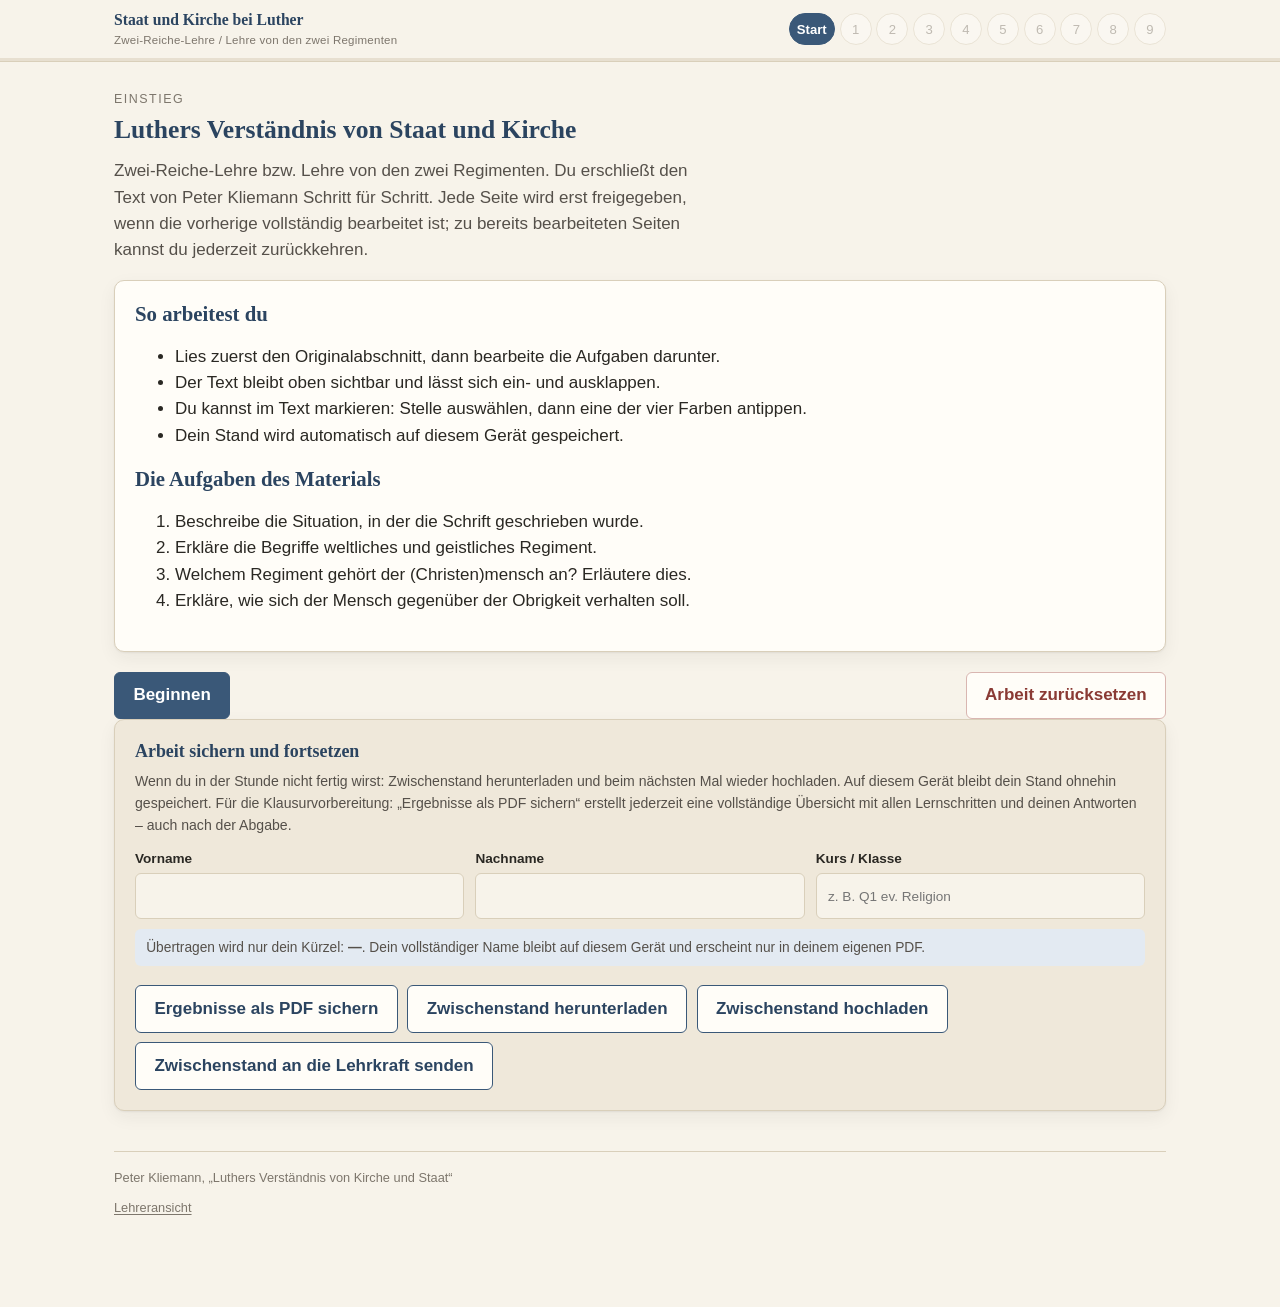
<file: index.html>
<!DOCTYPE html>
<html lang="de">
<head>
<meta charset="utf-8">
<meta name="viewport" content="width=device-width, initial-scale=1, viewport-fit=cover">
<meta name="color-scheme" content="light">
<title>Luthers Verständnis von Staat und Kirche – Lernanwendung Q1</title>
<meta name="description" content="Lernanwendung zur Zwei-Reiche-Lehre bzw. Lehre von den zwei Regimenten nach dem Text von Peter Kliemann.">
<link rel="stylesheet" href="assets/css/style.css?v=10">
</head>
<body>

<header class="kopf">
<div class="kopf-innen">
<div class="marke">Staat und Kirche bei Luther
<small>Zwei-Reiche-Lehre / Lehre von den zwei Regimenten</small>
</div>
<nav aria-label="Lernschritte">
<ol class="schritte" id="schritte"></ol>
</nav>
</div>
<div class="fortschritt-leiste" aria-hidden="true"><i id="balken"></i></div>
</header>

<main class="huelle">
<div id="leser"></div>
<div id="inhalt"></div>
</main>

<noscript>
<div class="huelle">
<div class="meldung fehler">Diese Lernanwendung benötigt JavaScript. Bitte aktiviere es im Browser.</div>
</div>
</noscript>

<script src="assets/js/supabase_config.js?v=5"></script>
<script src="assets/js/supabase_client.js?v=5"></script>
<script src="assets/js/text-kliemann.js?v=5"></script>
<script src="assets/js/storage.js?v=5"></script>
<script src="assets/js/leser.js?v=5"></script>
<script src="assets/js/tafelbild.js?v=6"></script>
<script src="assets/js/seiten.js?v=8"></script>
<script src="assets/js/druck.js?v=7"></script>
<script src="assets/js/app.js?v=11"></script>
<script src="assets/js/eroerterung.js?v=1"></script>
</body>
</html>
</file>
<file: assets/css/style.css>
/* =============================================================
   Luther – Staat und Kirche | Lernanwendung Q1 Religion
   iPad-first, ruhiges Pergament-/Papier-Design
   ============================================================= */

:root{
  --papier:        #f7f3ea;
  --papier-tief:   #efe8da;
  --karte:         #fffdf8;
  --linie:         #d9cfba;
  --linie-fein:    #e7dfd0;
  --tinte:         #2a2823;
  --tinte-weich:   #55504a;
  --tinte-zart:    #7d766c;
  --blau:          #3a5878;
  --blau-tief:     #2b4460;
  --blau-zart:     #e3eaf2;
  --rot:           #8a3a34;
  --rot-zart:      #f4e3e0;
  --gruen:         #3f6b4e;
  --gruen-zart:    #e2ede4;
  --gelb-zart:     #f6eccd;

  --mk-gelb:   #fbe79a;
  --mk-gruen:  #bfe3bd;
  --mk-blau:   #b9d6ee;
  --mk-rosa:   #f4c3d2;

  --r:   10px;
  --r-s: 6px;
  --tap: 46px;
  --schatten: 0 1px 2px rgba(42,40,35,.06), 0 6px 18px rgba(42,40,35,.06);

  --serif: "Iowan Old Style", "Palatino Linotype", Palatino, Georgia, "Times New Roman", serif;
  --sans:  -apple-system, BlinkMacSystemFont, "Segoe UI", "Helvetica Neue", Arial, sans-serif;
}

*,*::before,*::after{ box-sizing:border-box; }

html{ -webkit-text-size-adjust:100%; }

body{
  margin:0;
  background:var(--papier);
  color:var(--tinte);
  font-family:var(--sans);
  font-size:17px;
  line-height:1.55;
  -webkit-font-smoothing:antialiased;
  overflow-wrap:break-word;
}

h1,h2,h3{ font-family:var(--serif); font-weight:600; color:var(--blau-tief); line-height:1.25; margin:0 0 .5em; }
h1{ font-size:1.6rem; }
h2{ font-size:1.3rem; }
h3{ font-size:1.08rem; color:var(--tinte); }
p{ margin:0 0 .9em; }
a{ color:var(--blau); }

/* ---------- Kopfzeile & Fortschritt ---------- */
.kopf{
  position:sticky; top:0; z-index:40;
  background:rgba(247,243,234,.94);
  backdrop-filter:saturate(1.2) blur(8px);
  border-bottom:1px solid var(--linie);
}
.kopf-innen{
  max-width:1100px; margin:0 auto;
  padding:.5rem clamp(.75rem,3vw,1.5rem);
  display:flex; align-items:center; gap:.75rem; flex-wrap:wrap;
}
.marke{ font-family:var(--serif); font-size:.98rem; color:var(--blau-tief); font-weight:600; margin-right:auto; }
.marke small{ display:block; font-family:var(--sans); font-size:.72rem; color:var(--tinte-zart); font-weight:400; letter-spacing:.02em; }

.schritte{ display:flex; gap:.3rem; flex-wrap:wrap; list-style:none; margin:0; padding:0; }
.schritt{
  min-width:2rem; height:2rem; padding:0 .45rem;
  display:inline-flex; align-items:center; justify-content:center;
  border:1px solid var(--linie); border-radius:999px;
  background:var(--karte); color:var(--tinte-zart);
  font-size:.82rem; font-variant-numeric:tabular-nums;
  cursor:pointer; font-family:inherit;
}
.schritt[disabled]{ opacity:.45; cursor:not-allowed; }
.schritt.fertig{ background:var(--gruen-zart); border-color:#b9d3c0; color:var(--gruen); }
.schritt.aktiv{ background:var(--blau); border-color:var(--blau); color:#fff; font-weight:600; }
.fortschritt-leiste{ height:3px; background:var(--linie-fein); }
.fortschritt-leiste > i{ display:block; height:100%; background:var(--blau); width:0; transition:width .25s ease; }

/* ---------- Grundraster ---------- */
.huelle{ max-width:1100px; margin:0 auto; padding:clamp(1rem,3vw,1.75rem) clamp(.75rem,3vw,1.5rem) 5rem; }
.seiten-kopf{ margin-bottom:1rem; }
.seiten-kopf .kapitel{ font-size:.78rem; letter-spacing:.12em; text-transform:uppercase; color:var(--tinte-zart); margin:0 0 .25rem; }
.seiten-kopf .lead{ color:var(--tinte-weich); max-width:62ch; }

/* ---------- Leseansicht (angeheftet) ---------- */
.leser{
  position:sticky; top:calc(3.1rem + 3px); z-index:30;
  background:var(--karte);
  border:1px solid var(--linie);
  border-radius:var(--r);
  box-shadow:var(--schatten);
  margin:0 0 1.25rem;
  overflow:hidden;
}
.leser-kopf{
  display:flex; align-items:center; gap:.6rem;
  padding:.5rem .75rem; min-height:var(--tap);
  background:var(--papier-tief); border-bottom:1px solid var(--linie);
}
.leser-kopf .titel{ font-family:var(--serif); font-weight:600; font-size:.98rem; color:var(--blau-tief); margin-right:auto; }
.leser-kopf .zeilen{ font-size:.75rem; color:var(--tinte-zart); font-variant-numeric:tabular-nums; }
.leser-text{
  font-family:var(--serif); font-size:1.02rem; line-height:1.72;
  padding:.9rem 1rem .4rem;
  max-height:38vh; overflow-y:auto; -webkit-overflow-scrolling:touch;
  hyphens:none;
}
.leser.zu .leser-text, .leser.zu .leser-fuss{ display:none; }
.leser-text p{ margin:0 0 .8em; position:relative; padding-left:2.6rem; }
.leser-text p::before{
  content:attr(data-z); position:absolute; left:0; top:.15em;
  font-family:var(--sans); font-size:.68rem; color:var(--tinte-zart);
  font-variant-numeric:tabular-nums; white-space:nowrap;
}
.leser-text mark{ padding:.06em 0; border-radius:2px; cursor:pointer; background:var(--mk-gelb); color:inherit; }
.leser-text mark[data-f="gelb"]{ background:var(--mk-gelb); }
.leser-text mark[data-f="gruen"]{ background:var(--mk-gruen); }
.leser-text mark[data-f="blau"]{ background:var(--mk-blau); }
.leser-text mark[data-f="rosa"]{ background:var(--mk-rosa); }
.leser-fuss{
  display:flex; align-items:center; gap:.5rem; flex-wrap:wrap;
  padding:.5rem .75rem; border-top:1px solid var(--linie-fein); background:var(--papier);
}
.leser-fuss .hinweis{ font-size:.78rem; color:var(--tinte-zart); margin-right:auto; }
.farbe{
  width:var(--tap); height:34px; border-radius:var(--r-s);
  border:1px solid var(--linie); cursor:pointer; padding:0;
}
.farbe[data-f="gelb"]{ background:var(--mk-gelb); }
.farbe[data-f="gruen"]{ background:var(--mk-gruen); }
.farbe[data-f="blau"]{ background:var(--mk-blau); }
.farbe[data-f="rosa"]{ background:var(--mk-rosa); }
.farbe:focus-visible{ outline:2px solid var(--blau); outline-offset:2px; }

/* ---------- Karten / Aufgaben ---------- */
.karte{
  background:var(--karte); border:1px solid var(--linie); border-radius:var(--r);
  padding:clamp(.9rem,2.5vw,1.25rem); margin:0 0 1.1rem; box-shadow:var(--schatten);
}
.karte.auftrag{ border-left:4px solid var(--blau); }
.auftrag-marke{
  display:inline-block; font-size:.72rem; letter-spacing:.11em; text-transform:uppercase;
  color:var(--blau); background:var(--blau-zart); border-radius:999px;
  padding:.15rem .6rem; margin-bottom:.5rem;
}
.frage{ font-weight:600; margin:0 0 .3rem; }
.zusatz{ font-size:.88rem; color:var(--tinte-weich); margin:0 0 .7rem; }

/* Optionen */
.optionen{ display:grid; gap:.45rem; margin:.2rem 0 0; }
.opt{
  display:flex; gap:.65rem; align-items:flex-start;
  min-height:var(--tap); padding:.6rem .75rem;
  border:1px solid var(--linie); border-radius:var(--r-s);
  background:var(--papier); cursor:pointer;
}
.opt:has(input:checked){ background:var(--blau-zart); border-color:#b7c7d8; }
.opt input{ margin:.25rem 0 0; width:20px; height:20px; accent-color:var(--blau); flex:none; }
.opt span{ flex:1; }

/* Freitext */
textarea,
input[type=text], input[type=email], input[type=password], input[type=search], input[type=number]{
  width:100%; font:inherit; color:inherit;
  background:var(--papier); border:1px solid var(--linie); border-radius:var(--r-s);
  padding:.6rem .7rem; min-height:var(--tap);
}
textarea{ min-height:7.5rem; resize:vertical; line-height:1.5; }
textarea:focus, input:focus, select:focus{ outline:2px solid var(--blau); outline-offset:1px; }
select{
  font:inherit; color:inherit; background:var(--papier);
  border:1px solid var(--linie); border-radius:var(--r-s);
  padding:.55rem .6rem; min-height:var(--tap); width:100%;
}
.zaehler{ font-size:.76rem; color:var(--tinte-zart); text-align:right; margin-top:.25rem; }

/* Zuordnung */
.zuordnung{ display:grid; gap:.9rem; }
@media (min-width:760px){ .zuordnung.zwei{ grid-template-columns:1fr 1fr; } }
.vorrat{ display:flex; flex-wrap:wrap; gap:.45rem; }
.chip{
  font:inherit; font-size:.92rem; text-align:left;
  min-height:var(--tap); padding:.5rem .75rem;
  border:1px solid var(--linie); border-radius:var(--r-s);
  background:var(--karte); color:var(--tinte); cursor:pointer;
  box-shadow:0 1px 0 rgba(42,40,35,.05);
}
.chip.gewaehlt{ background:var(--blau); border-color:var(--blau); color:#fff; }
.korb{ border:1px dashed var(--linie); border-radius:var(--r); padding:.65rem; background:var(--papier); }
.korb > h4{ margin:0 0 .5rem; font-size:.95rem; font-family:var(--serif); color:var(--blau-tief); }
.korb .ablage{ display:flex; flex-wrap:wrap; gap:.4rem; min-height:var(--tap); }
.korb.ziel{ background:var(--blau-zart); border-color:var(--blau); }
.korb .ablage .chip::after{ content:"\00a0\00d7"; color:var(--tinte-zart); font-weight:600; }

/* Aussagenprüfung */
.aussage{ border:1px solid var(--linie-fein); border-radius:var(--r-s); padding:.7rem .8rem; background:var(--papier); margin-bottom:.7rem; }
.aussage > p{ margin:0 0 .55rem; font-weight:500; }
.kat{ display:flex; gap:.4rem; flex-wrap:wrap; }
.kat button{
  font:inherit; font-size:.88rem; min-height:var(--tap); padding:.4rem .7rem;
  border:1px solid var(--linie); border-radius:var(--r-s); background:var(--karte); cursor:pointer; color:var(--tinte);
}
.kat button[aria-pressed="true"]{ background:var(--blau); border-color:var(--blau); color:#fff; }
.rueck{ margin-top:.55rem; font-size:.9rem; border-left:3px solid var(--blau); background:var(--blau-zart); padding:.5rem .7rem; border-radius:0 var(--r-s) var(--r-s) 0; }
.rueck.ok{ border-left-color:var(--gruen); background:var(--gruen-zart); }
.rueck.nein{ border-left-color:var(--rot); background:var(--rot-zart); }

/* ---------- Meldungen ---------- */
.meldung{ border-radius:var(--r); padding:.75rem .9rem; margin:1rem 0; font-size:.94rem; border:1px solid; }
.meldung.fehler{ background:var(--rot-zart); border-color:#e0bdb8; color:#5f2723; }
.meldung.info{ background:var(--gelb-zart); border-color:#e4d4a8; color:#5d4c22; }
.meldung.gut{ background:var(--gruen-zart); border-color:#b9d3c0; color:#28503a; }
.meldung ul{ margin:.4rem 0 0; padding-left:1.15rem; }
.meldung li{ margin:.2rem 0; }
.meldung h3{ margin:0 0 .3rem; font-size:1rem; color:inherit; font-family:var(--sans); }

/* ---------- Knöpfe ---------- */
.knopfzeile{ display:flex; gap:.6rem; flex-wrap:wrap; align-items:center; margin-top:1.2rem; }
.knopf{
  font:inherit; font-weight:600; min-height:var(--tap); padding:.6rem 1.15rem;
  border-radius:var(--r-s); border:1px solid var(--blau); background:var(--blau); color:#fff; cursor:pointer;
}
.knopf.stumm{ background:var(--karte); color:var(--blau-tief); }
.knopf.warn{ background:var(--karte); color:var(--rot); border-color:#d9b6b1; }
.knopf:disabled{ opacity:.5; cursor:not-allowed; }
.knopf.klein{ min-height:38px; padding:.35rem .75rem; font-size:.88rem; font-weight:500; }
label.knopf.dateiwahl{ display:inline-flex; align-items:center; cursor:pointer; }
.karte.sicherung{ background:var(--papier-tief); }
.karte.sicherung h2{ font-size:1.12rem; }
.abstand{ margin-left:auto; }

/* ---------- Tafelbild ---------- */
.tafel-huelle{ position:relative; background:var(--karte); border:1px solid var(--linie); border-radius:var(--r); padding:1rem .8rem; box-shadow:var(--schatten); }
.tafel{
  position:relative; display:grid; gap:.7rem .8rem;
  grid-template-columns:1fr; align-items:stretch;
}
.tafel svg.linien{ position:absolute; inset:0; width:100%; height:100%; pointer-events:none; z-index:0; overflow:visible; }
.slot{
  position:relative; z-index:1;
  min-height:56px; display:flex; align-items:center; justify-content:center; text-align:center;
  border:1.5px dashed var(--linie); border-radius:var(--r-s);
  background:var(--papier); color:var(--tinte-zart);
  padding:.5rem .6rem; font-size:.92rem; cursor:pointer; font-family:var(--serif);
}
.slot.voll{ border-style:solid; border-color:#c3b9a3; background:var(--karte); color:var(--tinte); padding-left:2rem; padding-right:2rem; }
.slot.ziel{ border-color:var(--blau); background:var(--blau-zart); }
.slot.kasten{ border-width:2px; }
.slot.betont{ font-size:1rem; }
.slot .leer{ font-family:var(--sans); font-size:.8rem; letter-spacing:.02em; }
.slot .weg{
  position:absolute; top:2px; right:2px; width:26px; height:26px; line-height:24px;
  border-radius:50%; border:1px solid var(--linie); background:var(--karte);
  color:var(--tinte-zart); font-size:15px; cursor:pointer; padding:0;
}
.tafel-vorrat{ display:flex; flex-wrap:wrap; gap:.45rem; margin-top:.9rem; }
.baustein{
  font:inherit; font-family:var(--serif); font-size:.92rem; text-align:left;
  min-height:var(--tap); padding:.5rem .75rem; max-width:100%;
  border:1px solid #c3b9a3; border-radius:var(--r-s);
  background:var(--karte); color:var(--tinte); cursor:grab;
  box-shadow:0 1px 0 rgba(42,40,35,.06); touch-action:none;
}
.baustein.gewaehlt{ background:var(--blau); border-color:var(--blau); color:#fff; }
.baustein.geist{ opacity:.35; }
.zieh-geist{
  position:fixed; z-index:200; pointer-events:none; opacity:.92;
  transform:translate(-50%,-50%); box-shadow:0 8px 24px rgba(0,0,0,.18);
}
@media (min-width:720px){
  .tafel{
    grid-template-columns:1fr 1fr 1fr;
    grid-template-areas:
      ".        mensch     ."
      "welt     .          christ"
      "wreg     dienst     greg"
      "gesetze  .          liebe"
      ".        regierung  ."
      "glaube   glaube     glaube"
      "wider    wider      wider";
  }
  .tafel .s-mensch{grid-area:mensch}  .tafel .s-welt{grid-area:welt}
  .tafel .s-christ{grid-area:christ}  .tafel .s-wreg{grid-area:wreg}
  .tafel .s-dienst{grid-area:dienst}  .tafel .s-greg{grid-area:greg}
  .tafel .s-gesetze{grid-area:gesetze}.tafel .s-liebe{grid-area:liebe}
  .tafel .s-regierung{grid-area:regierung} .tafel .s-glaube{grid-area:glaube}
  .tafel .s-wider{grid-area:wider}
}

/* ---------- Abgabe / Formular ---------- */
.feldgruppe{ display:grid; gap:.7rem; }
@media (min-width:640px){ .feldgruppe.drei{ grid-template-columns:1fr 1fr 1fr; } }
label.feld{ display:block; font-size:.85rem; color:var(--tinte-weich); }
label.feld > span{ display:block; margin-bottom:.25rem; font-weight:600; color:var(--tinte); }

/* ---------- Lehrerbereich ---------- */
.lehrer-raster{ display:grid; gap:1rem; }
@media (min-width:900px){ .lehrer-raster{ grid-template-columns:minmax(300px,390px) 1fr; align-items:start; } }
.liste{ list-style:none; margin:0; padding:0; max-height:70vh; overflow:auto; border:1px solid var(--linie); border-radius:var(--r); background:var(--karte); }
.liste li + li{ border-top:1px solid var(--linie-fein); }
.liste button{
  width:100%; text-align:left; font:inherit; background:none; border:0; cursor:pointer;
  padding:.65rem .8rem; min-height:var(--tap); color:var(--tinte);
}
.liste button.aktiv{ background:var(--blau-zart); }
.liste .zeile2{ display:block; margin-top:.15rem; font-size:.78rem; color:var(--tinte-zart); }
.liste .merker{ margin-left:.4rem; white-space:nowrap; display:inline-block; }
.merker{ font-size:.72rem; border-radius:999px; padding:.1rem .5rem; border:1px solid; }
.merker.voll{ color:var(--gruen); border-color:#b9d3c0; background:var(--gruen-zart); }
.merker.teil{ color:#8a6a22; border-color:#e4d4a8; background:var(--gelb-zart); }
.merker.zwischen{ color:var(--blau); border-color:#b7c7d8; background:var(--blau-zart); }
.werkzeuge{ display:grid; gap:.5rem; margin-bottom:.8rem; grid-template-columns:1fr; }
@media (min-width:520px){ .werkzeuge{ grid-template-columns:1fr 1fr; } }
.detail h3{ margin-top:1.2rem; border-bottom:1px solid var(--linie-fein); padding-bottom:.25rem; }
.antwort{ background:var(--papier); border-left:3px solid var(--linie); padding:.5rem .7rem; border-radius:0 var(--r-s) var(--r-s) 0; white-space:pre-wrap; margin:.35rem 0 .8rem; }
.tafel-statisch{ font-family:var(--serif); }
.tafel-statisch .slot{ cursor:default; }

.spalten-2{ columns:2; column-gap:1.2rem; }
@media (max-width:700px){ .spalten-2{ columns:1; } }

/* ---------- Kleinkram ---------- */
.fuss{ margin-top:2.5rem; padding-top:1rem; border-top:1px solid var(--linie); font-size:.8rem; color:var(--tinte-zart); }
.fuss p{ margin:0 0 .3em; }
.fuss-link{ display:inline-block; min-height:32px; line-height:32px; color:var(--tinte-zart); text-decoration:underline; text-underline-offset:2px; }
.fuss-link:hover, .fuss-link:focus{ color:var(--blau); }
.sr{ position:absolute; width:1px; height:1px; padding:0; margin:-1px; overflow:hidden; clip:rect(0 0 0 0); white-space:nowrap; border:0; }
.tabelle{ width:100%; border-collapse:collapse; font-size:.9rem; }
.tabelle th,.tabelle td{ text-align:left; padding:.35rem .5rem; border-bottom:1px solid var(--linie-fein); vertical-align:top; }


.kuerzel-hinweis{
  margin:.6rem 0 0; padding:.5rem .7rem;
  background:var(--blau-zart); border-radius:var(--r-s);
  font-size:.86rem;
}
.kuerzel-hinweis strong{ font-variant-numeric:tabular-nums; }

/* ---------- Vorschaumodus für Lehrkräfte ---------- */
.vorschau-leiste{
  display:flex; align-items:center; gap:.7rem; flex-wrap:wrap;
  padding:.5rem clamp(.75rem,3vw,1.5rem);
  background:var(--gelb-zart); border-bottom:1px solid var(--linie);
  font-size:.86rem; color:var(--tinte-weich);
}
.vorschau-leiste strong{ color:var(--blau-tief); }
.vorschau-leiste span{ flex:1 1 16rem; }
.vorschau-leiste .knopf{ margin-left:auto; text-decoration:none; }
.vorschau-leiste.abgelehnt{ background:var(--rot-zart); border-bottom-color:#d9b6b1; }
.vorschau-leiste.abgelehnt strong{ color:var(--rot); }

/* ---------- Schreibhilfen (Strukturhilfe, Denkanstöße) ---------- */
.schreibhilfe{
  border:1px solid var(--linie); border-radius:var(--r-s);
  background:var(--papier); margin:0 0 .8rem; overflow:hidden;
}
.schreibhilfe + .schreibhilfe{ margin-top:-.3rem; }
.schreibhilfe > summary{
  cursor:pointer; list-style:none;
  min-height:var(--tap); display:flex; align-items:center; gap:.5rem;
  padding:.55rem .75rem; font-size:.92rem; font-weight:600; color:var(--blau-tief);
}
.schreibhilfe > summary::-webkit-details-marker{ display:none; }
.schreibhilfe > summary::before{ content:"▸"; color:var(--tinte-zart); font-size:.9em; }
.schreibhilfe[open] > summary::before{ content:"▾"; }
.schreibhilfe > summary:focus-visible{ outline:2px solid var(--blau); outline-offset:-2px; }
.schreibhilfe-inhalt{ padding:.1rem .95rem .8rem; border-top:1px solid var(--linie-fein); }
.schreibhilfe-inhalt h4{
  font-family:var(--serif); font-size:1rem; color:var(--blau-tief);
  margin:.85rem 0 .25rem;
}
.schreibhilfe-inhalt .zusatz{ margin:0 0 .35rem; font-size:.84rem; }
.schreibhilfe-inhalt ul{ margin:0; padding-left:1.15rem; }
.schreibhilfe-inhalt li{ margin-bottom:.3rem; font-size:.92rem; color:var(--tinte-weich); }

/* ---------- Druck-/PDF-Ansicht der Schüleransicht ---------- */
.druck-huelle{
  position:fixed; inset:0; z-index:60; overflow:auto;
  background:var(--papier); -webkit-overflow-scrolling:touch;
}
.druck-werkzeuge{
  position:sticky; top:0; z-index:2;
  background:var(--karte); border-bottom:1px solid var(--linie);
  padding:.8rem 1rem; display:flex; flex-wrap:wrap; gap:.6rem; align-items:center;
}
.druck-werkzeuge .zusatz{ flex-basis:100%; }
.druck-huelle .detail h3{
  margin:1.7rem 0 .6rem; padding-top:.55rem;
  border-top:2px solid var(--linie);
  font-family:var(--serif); font-size:1.14rem; color:var(--blau-tief);
}
.druck-huelle .detail h3:first-of-type{ margin-top:1.2rem; }

@media print{
  .kopf,.knopfzeile,.leser-fuss,.tafel-vorrat,.werkzeuge,.liste,.fuss,.vorschau-leiste{ display:none !important; }
  .druck-werkzeuge{ display:none !important; }
  body.druckt > *:not(.druck-huelle){ display:none !important; }
  .druck-huelle{ position:static; overflow:visible; background:#fff; }
  h3{ page-break-after:avoid; }
  /* Markierungsfarben und Tafelbild auch im Ausdruck sichtbar lassen */
  .leser-text mark,.slot,.antwort{
    -webkit-print-color-adjust:exact; print-color-adjust:exact;
  }
  .slot .leer{ color:#bbb; }
  body{ background:#fff; font-size:11pt; }
  .karte,.leser{ box-shadow:none; border-color:#bbb; page-break-inside:avoid; }
  .leser{ position:static; }
  .leser-text{ max-height:none; overflow:visible; }
  .lehrer-raster{ grid-template-columns:1fr; }
}
</file>
